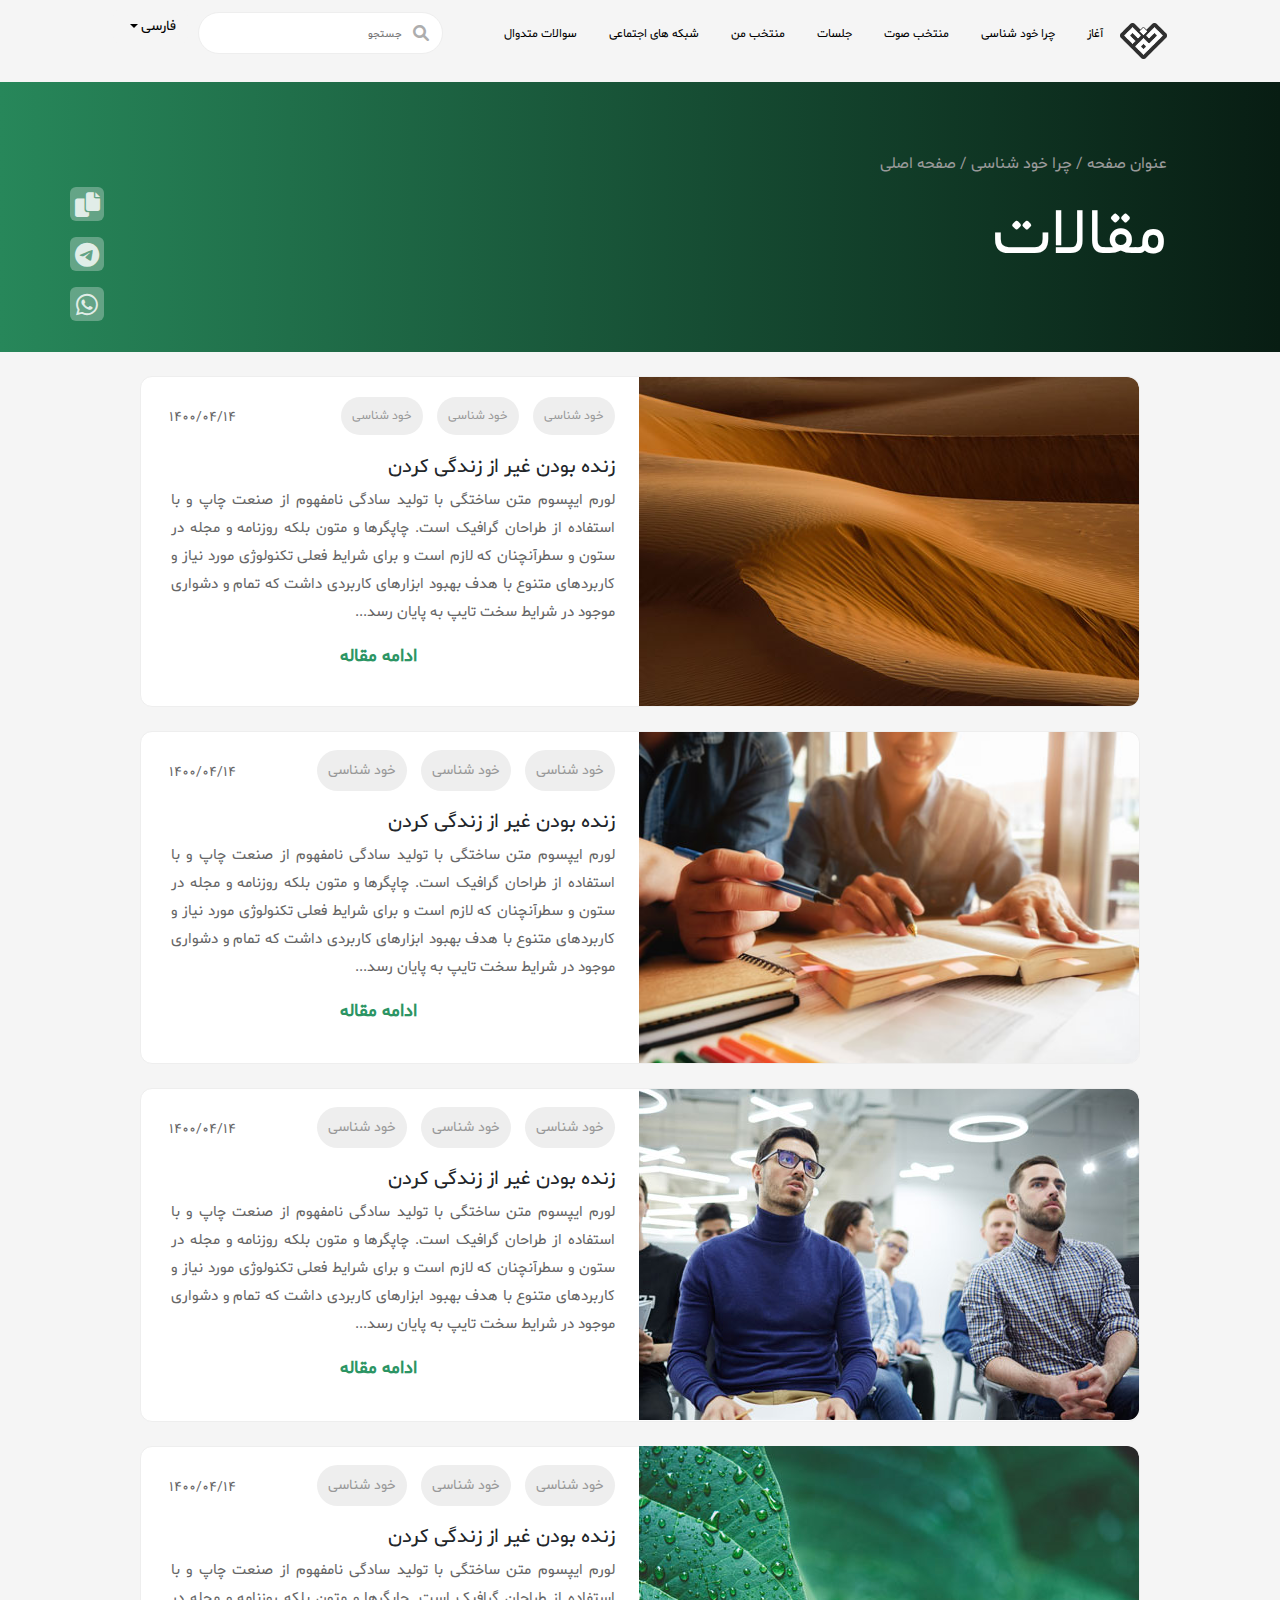
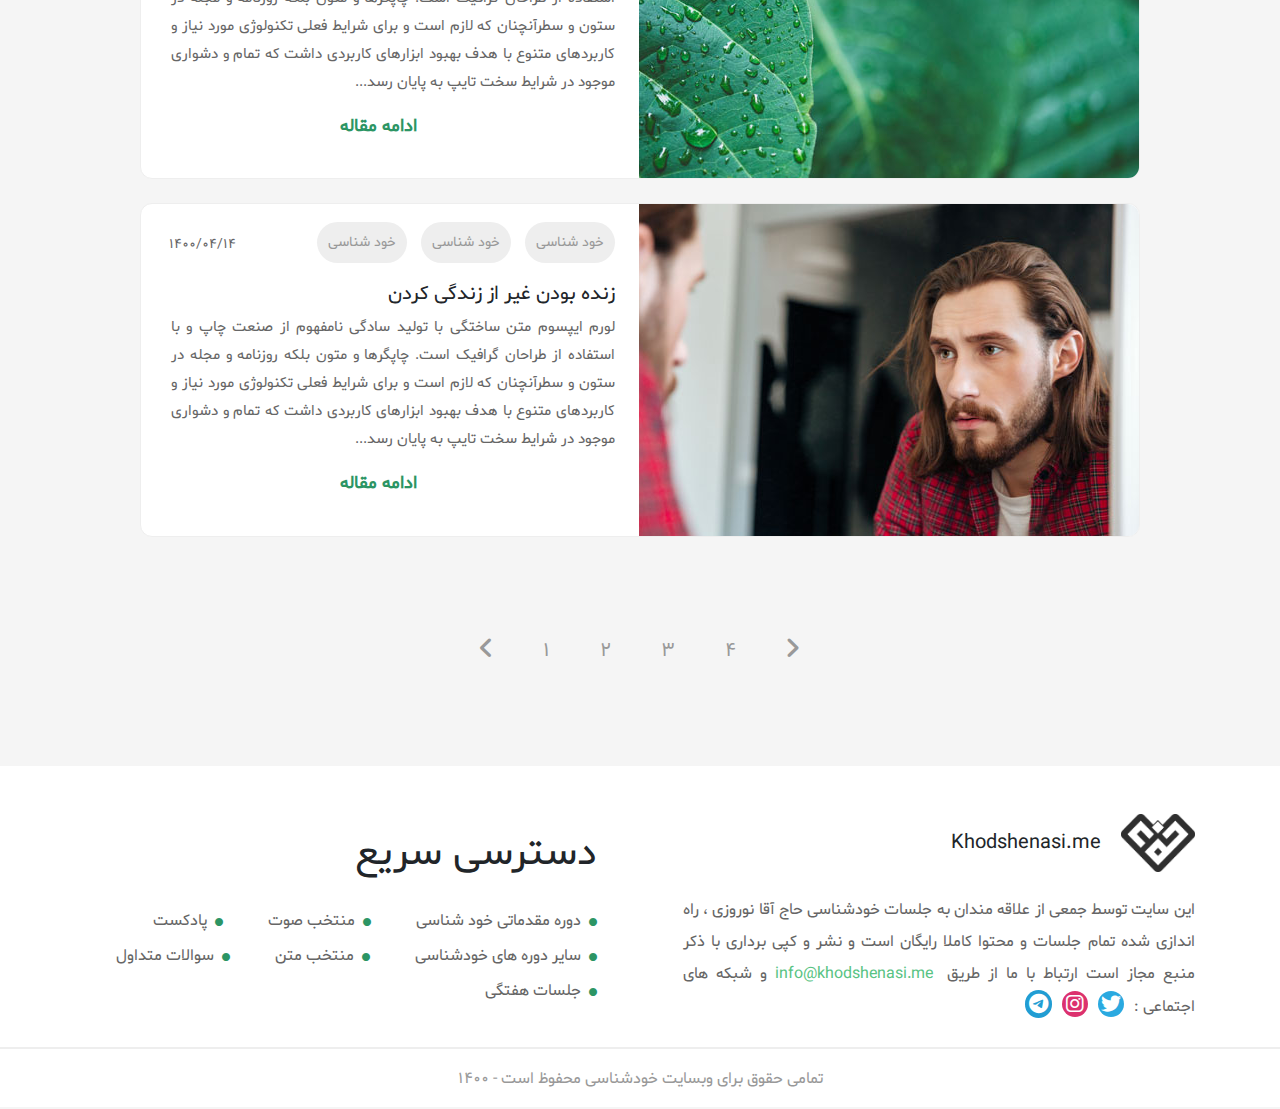
<file: index.html>
<html lang="en">

<head>
    <meta charset="UTF-8">
    <meta http-equiv="X-UA-Compatible" content="IE=edge">
    <meta name="viewport" content="width=device-width, initial-scale=1.0">
    <link rel="stylesheet" href="./assests/vendors/bootstrap/bootstrap.rtl.min.css">
    <link rel="stylesheet" href="./assests/fonts/fontawesome-free-6.1.1-web/css/all.min.css">
    <link rel="stylesheet" href="./assests/css/font-face.css">
    <link rel="stylesheet" href="./assests/css/style.css">

    <title>khodshenasi</title>
</head>

<body>
    <div class="navbar" >
        <i class="fas fa-magnifying-glass" id="magnifying" onclick="opennav()"></i>
        <div class="image">
            <img src="assests/images/1.png" class="logo"></img>
        </div>
        <i class="fas fa-bars" onclick="opennav()"></i>

        <nav class="navbar-menu">
            <ul>
                <li class="li"><a href="#">آغاز</a></li>
                <li class="li"><a href="#">چرا خود شناسی</a></li>
                <li class="li"><a href="#">منتخب صوت</a></li>
                <li class="li"><a href="#">جلسات</a></li>
                <li class="li"><a href="#">منتخب من</a></li>
                <li class="li"><a href="#">شبکه های اجتماعی</a></li>
                <li class="li"><a href="#">سوالات متدوال</a></li>
            </ul>
            <form class="search">
                <input class="search-box" type="text" placeholder="جستجو">

                <button><i class="fas fa-magnifying-glass" id="second-magnify"></i></button>
            </form>


            <div class="dropdown" >
                <button class="btn btn-secondary dropdown-toggle" type="button" data-bs-toggle="dropdown" aria-expanded="false">
                فارسی
                </button>
                <ul class="dropdown-menu">
                  <li><a class="dropdown-item" href="#" onclick="show(this)"> فارسی</a></li>
                  <li><a class="dropdown-item" href="#" onclick="show(this)"> عربی</a></li>
                  <li><a class="dropdown-item" href="#" onclick="show(this)">English</a></li>
                </ul>
              </div>

        </nav>
    </div>

    <header onclick="closenav()">
        <div class="header-span">
            <span><a href="#"> عنوان صفحه </a></span>/
            <span><a href="#">چرا خود شناسی </a></span>/
            <span><a href="#">صفحه اصلی </a></span>
        </div>
        <h1>مقالات</h1>
        <ul>
            <li><a href="#"><i class="fas fa-copy"></i></a></li>
            <li><a href="#"><i class=" fab fa-telegram"></i></a></li>
            <li><a href="#"><i class="fab fa-whatsapp"></i></a></li>
        </ul>
    </header>

    <section class="all-content" onclick="closenav()">
        <div class="container1">
            <div class="image-zoom">
                <a href="#">
                    <img src="assests/images/2.jfif">
                </a>
            </div>
            <div class="date">۱۴۰۰/۰۴/۱۴</div>
            <div class="small">
                <a href="#"><small class="c1">خود شناسی</small></a>
                <a href="#" id="num1"><small class="c2">خود شناسی</small></a>
                <a href="#" id="num2"><small class="c3">خود شناسی</small></a>
            </div>
            <h1>زنده بودن غیر از زندگی کردن</h1>
            <p> لورم ایپسوم متن ساختگی با تولید سادگی نامفهوم از صنعت چاپ و با استفاده از طراحان گرافیک است. چاپگرها و متون بلکه روزنامه و مجله در ستون و سطرآنچنان که لازم است و برای شرایط فعلی تکنولوژی مورد نیاز و کاربردهای متنوع با هدف بهبود ابزارهای کاربردی
                داشت که تمام و دشواری موجود در شرایط سخت تایپ به پایان رسد...
            </p>
            <div class="end-container"><a href="#">ادامه مقاله</a></div>
        </div>

        <div class="container2">
            <div class="image-zoom">
                <a href="#">
                    <img src="./assests/images/3.jfif">
                </a>
            </div>
            <div class="date2">۱۴۰۰/۰۴/۱۴</div>
            <div class="small2">
                <a href="#"><small class="c1">خود شناسی</small></a>
                <a href="#" id="num1"><small class="c2">خود شناسی</small></a>
                <a href="#" id="num2"><small class="c3">خود شناسی</small></a>
            </div>
            <h1>زنده بودن غیر از زندگی کردن</h1>
            <p> لورم ایپسوم متن ساختگی با تولید سادگی نامفهوم از صنعت چاپ و با استفاده از طراحان گرافیک است. چاپگرها و متون بلکه روزنامه و مجله در ستون و سطرآنچنان که لازم است و برای شرایط فعلی تکنولوژی مورد نیاز و کاربردهای متنوع با هدف بهبود ابزارهای کاربردی
                داشت که تمام و دشواری موجود در شرایط سخت تایپ به پایان رسد...
            </p>
            <div class="end-container"><a href="#">ادامه مقاله</a></div>
        </div>
        <div class="container3">
            <div class="image-zoom">
                <a href="#">
                    <img src="./assests/images/4.jfif">
                </a>
            </div>
            <div class="date3">۱۴۰۰/۰۴/۱۴</div>
            <div class="small3">
                <a href="#"><small class="c1">خود شناسی</small></a>
                <a href="#" id="num1"><small class="c2">خود شناسی</small></a>
                <a href="#" id="num2"><small class="c3">خود شناسی</small></a>
            </div>
            <h1>زنده بودن غیر از زندگی کردن</h1>
            <p> لورم ایپسوم متن ساختگی با تولید سادگی نامفهوم از صنعت چاپ و با استفاده از طراحان گرافیک است. چاپگرها و متون بلکه روزنامه و مجله در ستون و سطرآنچنان که لازم است و برای شرایط فعلی تکنولوژی مورد نیاز و کاربردهای متنوع با هدف بهبود ابزارهای کاربردی
                داشت که تمام و دشواری موجود در شرایط سخت تایپ به پایان رسد...
            </p>
            <div class="end-container"><a href="#">ادامه مقاله</a></div>
        </div>
        <div class="container4">
            <div class="image-zoom">
                <a href="#">
                    <img src="./assests/images/5.jfif">
                </a>
            </div>
            <div class="date4">۱۴۰۰/۰۴/۱۴</div>
            <div class="small4">
                <a href="#"><small class="c1">خود شناسی</small></a>
                <a href="#" id="num1"><small class="c2">خود شناسی</small></a>
                <a href="#" id="num2"><small class="c3">خود شناسی</small></a>
            </div>
            <h1>زنده بودن غیر از زندگی کردن</h1>
            <p> لورم ایپسوم متن ساختگی با تولید سادگی نامفهوم از صنعت چاپ و با استفاده از طراحان گرافیک است. چاپگرها و متون بلکه روزنامه و مجله در ستون و سطرآنچنان که لازم است و برای شرایط فعلی تکنولوژی مورد نیاز و کاربردهای متنوع با هدف بهبود ابزارهای کاربردی
                داشت که تمام و دشواری موجود در شرایط سخت تایپ به پایان رسد...
            </p>
            <div class="end-container"><a href="#">ادامه مقاله</a></div>
        </div>
        <div class="container5">
            <div class="image-zoom">
                <a href="#">
                    <img src="./assests/images/6.jfif">
                </a>
            </div>
            <div class="date5">۱۴۰۰/۰۴/۱۴</div>
            <div class="small5">
                <a href="#"><small class="c1">خود شناسی</small></a>
                <a href="#" id="num1"><small class="c2">خود شناسی</small></a>
                <a href="#" id="num2"><small class="c3">خود شناسی</small></a>
            </div>
            <h1>زنده بودن غیر از زندگی کردن</h1>
            <p> لورم ایپسوم متن ساختگی با تولید سادگی نامفهوم از صنعت چاپ و با استفاده از طراحان گرافیک است. چاپگرها و متون بلکه روزنامه و مجله در ستون و سطرآنچنان که لازم است و برای شرایط فعلی تکنولوژی مورد نیاز و کاربردهای متنوع با هدف بهبود ابزارهای کاربردی
                داشت که تمام و دشواری موجود در شرایط سخت تایپ به پایان رسد...
            </p>
            <div class="end-container"><a href="#">ادامه مقاله</a></div>
        </div>
    </section>
    <ul class="slide-number">
        <a href="#" class="angle">
            <li> <i class="fas fa-angle-left"></i></li>
        </a>
        <a href="#" class="number">
            <li>۱</li>
        </a>
        <a href="#" class="number">
            <li>۲</li>
        </a>
        <a href="#" class="number">
            <li>۳</li>
        </a>
        <a href="#" class="number">
            <li>۴</li>
        </a>
        <a href="#" class="angle">
            <li> <i class="fas fa-angle-right"></i></li>
        </a>
    </ul>

    <footer onclick="closenav()">
        <div id="right-content">
            <div class="logo2">
                <img src="./assests/images/1.png" alt="">
                <span>Khodshenasi.me</span>
            </div>

            <div class="paragraph">
                <p class="p1">این سایت توسط جمعی از علاقه مندان به جلسات خودشناسی حاج آقا نوروزی ، راه اندازی شده تمام جلسات و محتوا کاملا رایگان است و نشر و کپی برداری با ذکر منبع مجاز است ارتباط با ما از طریق <a href="#">info@khodshenasi.me</a> و شبکه های اجتماعی
                    :
                    <a href="#"><i class="fab fa-twitter"></i></a>
                    <a href="#"><i class="fab fa-instagram"></i></a>
                    <a href="#"><i class="fab fa-telegram"></i></a>
                </p>
            </div>
        </div>
        <div class="left-content">
            <h1>دسترسی سریع</h1>
            <ul id="ul">
                <div>
                    <i class="fas fa-circle"></i>
                    <li><a href="#">دوره مقدماتی خود شناسی</a></li>
                </div>
                <div>
                    <i class="fas fa-circle"></i>
                    <li><a href="#">منتخب صوت</a></li>
                </div>
                <div>
                    <i class="fas fa-circle"></i>
                    <li style="margin-left:66px;"><a href="#">پادکست</a></li>
                </div>
                <div>
                    <i class="fas fa-circle"></i>
                    <li><a href="#">سایر دوره های خودشناسی</a></li>
                </div>
                <div>
                    <i class="fas fa-circle"></i>
                    <li><a href="#">منتخب متن</a></li>
                </div>
                <div>
                    <i class="fas fa-circle"></i>
                    <li style="margin-left: 22px;"><a href="#">سوالات متداول</a></li>
                </div>
                <div>
                    <i class="fas fa-circle"></i>
                    <li><a href="#">جلسات هفتگی</a></li>
                </div>
            </ul>
        </div>
    </footer>

    <div class="under-footer"><p>تمامی حقوق برای وبسایت خودشناسی محفوظ است - ۱۴۰۰</p></div>
    <script src="./assests/js/main.js"></script>
    <script src="./assests/vendors/bootstrap/bootstrap.bundle.min.js"></script>
    
</body>

</html>
</file>
<file: assests/css/font-face.css>
@font-face {
    font-family: shabnam;
    src: url(../fonts/Shabnam-FD.ttf);
}
</file>
<file: assests/css/style.css>
body {
    margin: 0;
    padding: 0;
    font-family: shabnam;
    background-color: #f5f5f5;
}

.logo {
    width: 47.37px;
    height: 36.63px;
}

.navbar {
    padding: 0%;
    display: flex;
    flex-direction: row-reverse;
    justify-content: center;
    flex-wrap: nowrap;
}
.navbar-menu{
    display: flex;
    flex-direction:row-reverse;
    align-items: baseline;
}
.navbar-menu ul {
    padding: 0;
    
    width: 671px;
    display: flex;
    flex-direction: row-reverse;
}

.navbar-menu ul .li {
    padding: 21px 0px;
    position: relative;
    list-style-type: none;
}

.navbar-menu ul .li::before {
    content: "";
    box-sizing: border-box;
    position: absolute;
    background: #1c8b52;
    top: 0px;
    right: 0;
    width: 0;
    height: 3.5px;
    border-radius: 10px;
    transition: all 0.3s;
    /* box-shadow: 0px 33px 20px 10px #58c383; */
}

.navbar-menu ul .li:hover::before {
    width: 100%;
    box-shadow: 0px 33px 60px 5px #58c383;
}

.navbar-menu ul .li a {
    padding: 1.375rem 1rem;
    text-decoration: none;
    color: black;
    font-size: 12px;
    line-height: 19.14px;
}

.navbar-menu ul .li a:hover {
    color: #20c997;
}

.search {
    margin: 0;
    margin-right: 30px;
    float: right;
}

form button {
    background: none;
    border: none;
}

.search input {
    margin-top: 12px;
    margin-right: -40px;
}

.search-box {
    transition: 0.5s;
    position: relative;
    padding-top: 4px;
    padding-right: 40px;
    text-align: right;
    width: 245px;
    height: 42px;
    border: 1px #eeeeee solid;
    border-radius: 26px;
    font-size: 11px;
    font-weight: 400;
}

input.search-box:focus {
    outline: 1px solid #54ac7e;
}

.fa-magnifying-glass {
    position: absolute;
    top: 25px;
    color: #adadad;
    cursor: pointer;
    z-index: 2;
}

.fa-magnifying-glass:hover {
    color: #484848;
}

.fa-magnifying-glass:hover:after {
    content: "";
    padding: 28px 28px 0px 0px;
    margin-right: -1px;
    width: 25px;
    border: 1px solid rgb(221, 220, 220);
    position: absolute;
    top: -7px;
    left: -7px;
    background-color: rgb(221, 220, 220);
    border-radius: 20px;
    z-index: -1;
}
.dropdown ul{
    display: none;
}
.dropdown{
    margin-right: 10px;
    width: fit-content;
}
.dropdown button{
    display: flex;
    flex-direction: row-reverse;
    border:none ;
    color: black;
    background-color:#f5f5f5;
}

.btn-secondary{ 
    font-size: 14px;
--bs-btn-active-bg:#20c997;
--bs-btn-hover-bg: #f5f5f5;
color: black !important;
}
.dropdown-item{
    font-size: 14px;
}
.dropdown-item:hover{
border-radius: 5px;
}
.dropdown-item:active{
    background-color: #20c997;
    }
.dropdown-menu.show{
    margin-top: 4px;
    --bs-dropdown-min-width: 4.7rem;
    border:none;
    left: 1px;
    width: 10px;
}
.dropdown-toggle::after{
    margin-top: 8px;
    margin-left: 5px;
}
i#magnifying{
font-size:20px;
}
i.fa-bars{
    font-size: 20px;
    display: none;
}
#magnifying{display: none;}
header {
    position: relative;
    direction: rtl;
    height: 270px;
    background: linear-gradient(to right, rgb(39, 135, 90), rgb(8, 29, 19));
}

header div span {
    color: #999999;
    font-size: 16px;
}

header h1 {
    color: white;
    font-size: 64px;
    padding: 24px 113px 0px 0px;
}

header ul {
    margin: 0;
    list-style-type: none;
    position: absolute;
    bottom: 30px;
    left: 70px;
}

header ul li {
    margin-top: 15px;
}

header ul li i {
    transition: all 0.5s;
    font-size: 25px;
    color: rgba(255, 255, 255, 0.814);
    background-color: rgba(250, 250, 250, 0.3);
    border-radius: 6px;
    width: 34px;
    height: 34px;
    text-align: center;
    padding-top: 5px;
}

header ul li i:hover {
    background-color: white;
    color: black;
}

.header-span {
    margin-right: 113px;
    color: #999;
    padding-top: 70px;
}

.header-span a {
    text-decoration: none;
    color: #999999;
}

.header-span a:hover {
    color: white;
}

.container1 img,
.container2 img,
.container3 img,
.container4 img,
.container5 img {
    margin-left: 24px;
    border-radius: 0px 12px 12px 0px;
    float: right;
    transition: all 300ms ease-in;
}

.container1 .image-zoom,
.container2 .image-zoom,
.container3 .image-zoom,
.container4 .image-zoom,
.container5 .image-zoom {
    width: 500px;
    height: 100%;
    overflow: hidden;
    float: right;
    margin-left: 24px;
    border-radius: 0px 10px 11px 0px;
}

.container2 .image-zoom {
    margin-top: -0.5px;
    height: 100%;
}

.container3 .image-zoom {
    margin-top: -0.5px;
    height: 100%;
}

.container4 .image-zoom {
    margin-top: -0.5px;
    height: 100%;
}

.container5 .image-zoom {
    height: 100%px;
}

.container1 img:hover,
.container2 img:hover,
.container3 img:hover,
.container4 img:hover,
.container5 img:hover {
    transition: all 300ms ease-in;
    transform: scale(1.1);
}

.container1 {
    background-color: white;
    border: 1px #eeeeee solid;
    border-radius: 12px;
    margin: auto;
    margin-top: 24px;
    max-width: 1000px;
    height: 331px;
}

.container1 .date {
    color: #666666;
    direction: ltr;
    display: inline-block;
    margin: 30px 0px 0px 28px;
    font-size: 14px;
}

.container1 .small {
    margin-top: -26px;
    direction: rtl;
}

.container1 small {
    color: #999999;
    background-color: #eee;
    padding: 11px;
    line-height: 28px;
    border-radius: 22px;
    margin-left: 10px;
    transition: 0.5s;
}

.container1 div.small a,
.container2 div.small2 a,
.container3 div.small3 a,
.container4 div.small4 a,
.container5 div.small5 a {
    text-decoration: none;
}

.container1 small:hover,
.container2 small:hover,
.container3 small:hover,
.container4 small:hover,
.container5 small:hover {
    background-color: #ace1c1;
}

.container1 h1 {
    margin-top: 25px;
    direction: rtl;
    font-size: 20px;
    font-weight: 500;
}

.container1 p {
    margin-left: 30px;
    text-align: justify;
    line-height: 28px;
    color: #666666;
    direction: rtl;
    font-size: 15px;
    font-weight: 300;
}

.end-container {
    text-align: center;
}

div.end-container a {
    font-size: 18px;
    font-weight: 700;
    text-decoration: none;
    color: #2C9564;
    transition: 0.4s;
}

div.end-container a:hover {
    color: #20c997;
}

.container2 {
    background-color: white;
    border: 1px #eeeeee solid;
    border-radius: 12px;
    margin: auto;
    margin-top: 24px;
    max-width: 1000px;
    height: 333.32px;
}

.container2 .date2 {
    color: #666666;
    direction: ltr;
    display: inline-block;
    margin: 30px 0px 0px 28px;
    font-size: 14px;
}

.container2 .small2 {
    margin-top: -26px;
    direction: rtl;
}

.container2 small {
    color: #999999;
    background-color: #eee;
    padding: 11px;
    line-height: 28px;
    border-radius: 22px;
    margin-left: 10px;
    transition: 0.5s;
}

.container2 h1 {
    margin-top: 25px;
    direction: rtl;
    font-size: 20px;
    font-weight: 500;
}

.container2 p {
    margin-left: 30px;
    text-align: justify;
    line-height: 28px;
    color: #666666;
    direction: rtl;
    font-size: 15px;
    font-weight: 300;
}

.container2 img {
    width: 500px;
    height: 335px;
}

.container3 {
    background-color: white;
    border: 1px #eeeeee solid;
    border-radius: 12px;
    margin: auto;
    margin-top: 24px;
    max-width: 1000px;
    height: 333.32px;
}

.container3 .date3 {
    color: #666666;
    direction: ltr;
    display: inline-block;
    margin: 30px 0px 0px 28px;
    font-size: 14px;
}

.container3 .small3 {
    margin-top: -26px;
    direction: rtl;
}

.container3 small {
    color: #999999;
    background-color: #eee;
    padding: 11px;
    line-height: 28px;
    border-radius: 22px;
    margin-left: 10px;
    transition: 0.5s;
}

.container3 h1 {
    margin-top: 25px;
    direction: rtl;
    font-size: 20px;
    font-weight: 500;
}

.container3 p {
    margin-left: 30px;
    text-align: justify;
    line-height: 28px;
    color: #666666;
    direction: rtl;
    font-size: 15px;
    font-weight: 300;
}

.container4 {
    background-color: white;
    border: 1px #eeeeee solid;
    border-radius: 12px;
    margin: auto;
    margin-top: 24px;
    max-width: 1000px;
    height: 333.7px;
}

.container4 .date4 {
    color: #666666;
    direction: ltr;
    display: inline-block;
    margin: 30px 0px 0px 28px;
    font-size: 14px;
}

.container4 .small4 {
    margin-top: -26px;
    direction: rtl;
}

.container4 small {
    color: #999999;
    background-color: #eee;
    padding: 11px;
    line-height: 28px;
    border-radius: 22px;
    margin-left: 10px;
    transition: 0.5s;
}

.container4 h1 {
    margin-top: 25px;
    direction: rtl;
    font-size: 20px;
    font-weight: 500;
}

.container4 p {
    margin-left: 30px;
    text-align: justify;
    line-height: 28px;
    color: #666666;
    direction: rtl;
    font-size: 15px;
    font-weight: 300;
}

.container5 {
    background-color: white;
    border: 1px #eeeeee solid;
    border-radius: 12px;
    margin: auto;
    margin-top: 24px;
    max-width: 1000px;
    height: 333.32px;
}

.container5 .date5 {
    color: #666666;
    direction: ltr;
    display: inline-block;
    margin: 30px 0px 0px 28px;
    font-size: 14px;
}

.container5 .small5 {
    margin-top: -26px;
    direction: rtl;
}

.container5 small {
    color: #999999;
    background-color: #eee;
    padding: 11px;
    line-height: 28px;
    border-radius: 22px;
    margin-left: 10px;
    transition: 0.5s;
}

.container5 h1 {
    margin-top: 25px;
    direction: rtl;
    font-size: 20px;
    font-weight: 500;
}

.container5 p {
    margin-left: 30px;
    text-align: justify;
    line-height: 28px;
    color: #666666;
    direction: rtl;
    font-size: 15px;
    font-weight: 300;
}

.slide-number {
    margin-top: 90px;
    margin-bottom: 90px;
    justify-content: center;
    display: flex;
}

.slide-number li {
    border-radius: 0px;
    padding: 6px 20px;
    list-style-type: none;
}

.slide-number a {
    display: flex;
    align-items: center;
    border-radius: 50%;
    font-size: 20px;
    color: #999999;
    text-decoration: none;
    margin-right: 10px;
    transition: 0.5s;
}

.slide-number .number:hover {
    background-color: #2C9564;
    color: white;
    border-color: #F5F5F5;
}

.slide-number .angle {
    display: flex;
    align-items: center;
    font-size: 25px;
}

.slide-number .angle:hover {
    color: #2C9564;
}

footer {
    position: relative;
    display: flex;
    justify-content: space-evenly;
    align-items: center;
    direction: rtl;
    width: 100%;
    background-color: #ffff;
}
footer #right-content{
    width:40%;
}


footer .logo2 {
    padding-top: 48px;
    display: flex;
    align-items: center;
}

footer span {
    margin-right: 20px;
    font-size: 20px;
}

footer div img {
    width: 74px;
    height: 58px;
}

footer .paragraph {
    
    width: 100%;
   
}

footer .paragraph p {
    text-align: justify;
    
    transition: 0.5s;
}

footer .paragraph a {
    text-decoration: none;
    color: #58C383;
}

footer .p1 {
    color: #666666;
    direction: rtl;
    line-height: 32px;
    margin-top: 22px;
    margin-bottom: 0px;
    padding-bottom: 24px;
    display: inline-block;

}

.paragraph .p1 a:hover {
    color: #1c8b52;
    transition: 0.3s;
}

footer .fa-twitter {
    padding: 3px 3px 3px 3px;
    border-radius: 20px;
    font-size: 20px;
    color: #fff;
    background-color: #2AA9E0;
}

footer .fa-instagram {
    padding: 3px 4px 3px 4px;
    border-radius: 20px;
    font-size: 20px;
    color: #fff;
    background: #DC316E;
}

footer .fa-telegram {
    padding: 4px 4px 4px 4px;
    border-radius: 20px;
    font-size: 20px;
    color: #fff;
    background: #219DD3;
}

footer p i:hover {
    filter: contrast(150%);
    transition: .04s;
}

footer #ul li a {
    color: #666666;
    text-decoration: none;
    transition: all 0.2s;
}

footer #ul li a:hover {
    filter: contrast(150%);
    color: #5fb988;
}

footer .left-content {
 width:40%;
}

footer h1 {
    padding-top: 48px;
}

footer #ul li {
    display: inline;
    margin-right: 4px;
    margin-left: 45px;
    margin-bottom: 16px;
}

footer #ul {
    display: flex;
    flex-wrap: wrap;
    padding-right:0;
    margin-top: 30px;
    width: 100%;
    transition: 0.5s;
    text-align: justify;
}

footer #ul div {
    margin-bottom: 11px;
    display: inline;
}

footer .paragraph p a {
    margin-right: 6px;
}

.fa-circle::before {
    font-size: 8px;
    content: "\f111";
    color: #2C9564;
}

.under-footer {
    margin: auto;
    color: #999999;
    border-top: 2px solid #eee;
    background-color: #ffffff;
    width: 100%;
    height: 60px;
    line-height: 60px;
}
.under-footer p{
    text-align: center;
}

::-webkit-scrollbar {
    width: 8px;
    height: 20px;
}

::-webkit-scrollbar-thumb {
    background: #b9b9b9;
}

::-webkit-scrollbar-track {
    background: #e4e4e4;
}

@media only screen and (max-width:1003px) {
    .navbar{
        height: 64px;
        display: flex;
        flex-direction: row-reverse;
        justify-content: space-between;
    }
    .navbar-menu{
        /* visibility: hidden; */
        background-color: #fff;
        border-radius: 0px 0.6rem 0.6rem 0px;
        position:fixed;
        height: 100vh;
        z-index: 5;
        left: -230px;
        top: 0;
        display: flex;
        flex-direction: column;
        transition: 0.5s;
    }
    .navbar-menu ul{
        margin-top: 60px;
        text-align: right;
        display: flex;
        flex-direction: column;
        width: 230px;
    }
    .search-box{
        position: absolute;
        width: 230px;
        top: 0px;

    }
    .header-span {
        margin-right: 20px;
    }
    header h1 {
        padding-right: 20px;
    }
    .all-content {
        margin-right: 10px;
        margin-left: 10px;
    }
    .navbar {
        display: flex;
        flex-direction: row-reverse;
        justify-content: space-between;
        flex-wrap: nowrap;
    }
    
    i.fa-bars{
        margin-left: 15px;
        cursor:pointer;
        display: block;
    }
    #magnifying{
        margin-right: 15px;
        display: block;}
        header h1{
            font-size: 50px;
        }
    .container1,
    .container2,
    .container3,
    .container4,
    .container5 {
        margin: auto;
        max-width: 460px;
        margin-top: 24px;
        height: 662px;
    }
    .container1 img,
    .container2 img,
    .container3 img,
    .container4 img,
    .container5 img {
        margin-left: 0px;
        border-radius: 12px 12px 0px 0px;
        float: none;
    }
    .container1 a#num1,
    .container1 a#num2,
    .container2 a#num1,
    .container2 a#num2,
    .container3 a#num1,
    .container3 a#num2,
    .container4 a#num1,
    .container4 a#num2,
    .container5 a#num1,
    .container5 a#num2 {
        display: none;
    }
    .container1 h1,
    .container1 small.c1,
    .container1 p,
    .container2 h1,
    .container2 small.c1,
    .container2 p,
    .container3 h1,
    .container3 small.c1,
    .container3 p,
    .container4 h1,
    .container4 small.c1,
    .container4 p,
    .container5 h1,
    .container5 small.c1,
    .container5 p {
        margin-right: 30px;
    }
    header ul {
        margin-left: -24px;
    }
    header ul li {
        margin-right: 8px;
        display: inline;
    }
   
   
    .navbar .image {
        text-align: center;
    }
    .navbar .image img {
        position: static;
    }
    #magnifying {
        color: black;
        font-size: 20px;
        position: sticky;
    }
    button .fa-magnifying-glass{
        right: 38px;
        top:25px;
    }
    .btn-secondary{
        background-color: #f5f5f5;
       
    }
    .dropdown-toggle{
        z-index: 100;
        left: 140px;
        position: absolute;
    }
    .dropdown-menu.show{
        margin-top: 61px; 
           left: 154px;
    }
   
    
    footer{
        display: flex;
        flex-direction: column;
    }
    footer #right-content {
        margin: auto;
    }
    
    footer h1 {
        margin-top: 0px;
    }
    footer #ul {
        margin-right: 0;
        display: grid;
    }
   
   
    footer .paragraph {
        display: inline;
    }
    footer .p1 {
        display: inline-block;
       
        
    }
    footer .left-content {
        width:90%;
       }
    footer #right-content {
        width:90%;
       }
  
    .container1 .image-zoom,
    .container2 .image-zoom,
    .container3 .image-zoom,
    .container4 .image-zoom,
    .container5 .image-zoom {
        float: none;
        width: 100%;
        height: 270px;
        border-radius: 12px 12px 0px 0px;
        margin: 0px;
    }
    .navbar-menu ul .li::before {
        content: "";
        box-sizing: border-box;
        position: absolute;
        background: #1c8b52;
        top: 0px;
        right: 0;
        width: 3.5px !important;
        height: 0px ;
        border-radius: 10px;
        transition: all 0.3s;
        /* box-shadow: 0px 33px 20px 10px #58c383; */
    }
    
    .navbar-menu ul .li:hover::before {
        height: 100%;
        box-shadow: 0px 33px 60px 5px #58c383;
    }
    .navbar-menu ul .li{
        padding: 15px 0px;
    }
    
}

@media only screen and (max-width:1073px) {
    .search-box{
        width:190px;
        margin-left: 20px;
        
    }

    
}
</file>
